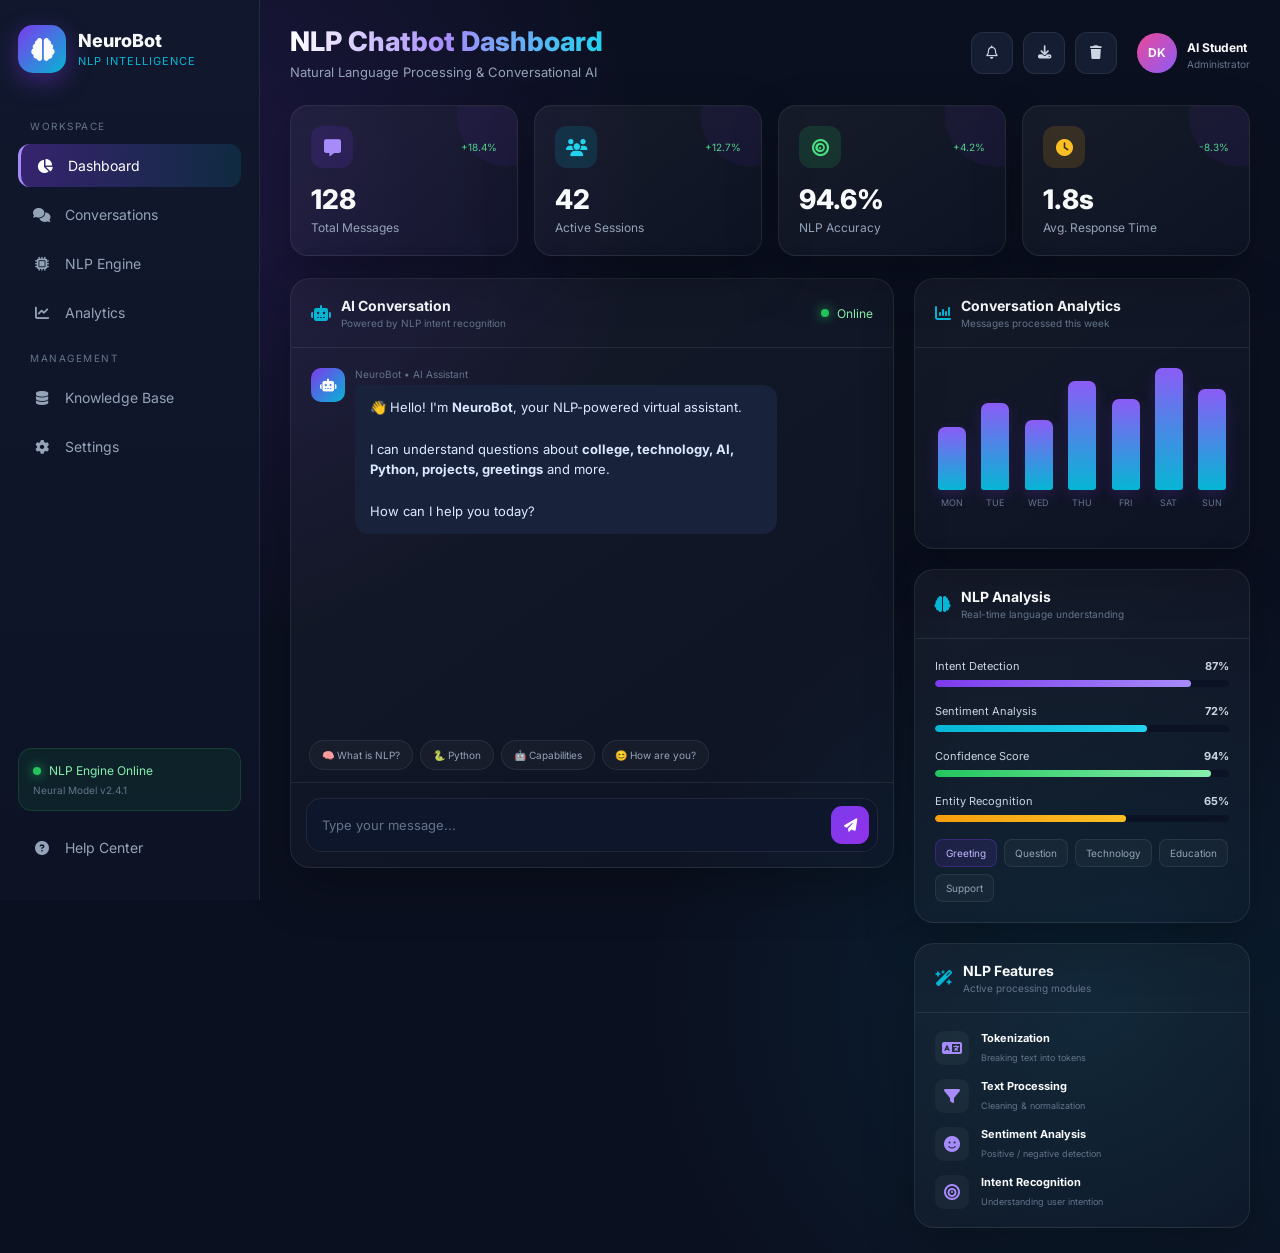
<file: LAB/html/index.html>
<!DOCTYPE html>
<html lang="en">

<head>
    <meta charset="UTF-8">
    <meta name="viewport" content="width=device-width, initial-scale=1.0">

    <title>NeuroBot AI | NLP Chatbot Dashboard</title>

    <!-- Google Font -->
    <link rel="preconnect" href="https://fonts.googleapis.com">
    <link rel="preconnect" href="https://fonts.gstatic.com" crossorigin>
    <link href="https://fonts.googleapis.com/css2?family=Inter:wght@400;500;600;700;800&display=swap" rel="stylesheet">
    <link rel="stylesheet" href="style.css">
    <script src="script.js"></script>

    <!-- Font Awesome -->
    <link rel="stylesheet" href="https://cdnjs.cloudflare.com/ajax/libs/font-awesome/6.5.2/css/all.min.css">

    <style>
        /* =========================================
           GLOBAL
        ========================================= */
        
        * {
            margin: 0;
            padding: 0;
            box-sizing: border-box;
        }
        
         :root {
            --bg-main: #0b1020;
            --bg-sidebar: #10172a;
            --bg-card: #151d33;
            --bg-card-light: #1b2540;
            --primary: #7c3aed;
            --primary-light: #a78bfa;
            --secondary: #06b6d4;
            --success: #22c55e;
            --warning: #f59e0b;
            --danger: #ef4444;
            --pink: #ec4899;
            --text-main: #f8fafc;
            --text-secondary: #94a3b8;
            --border: rgba(255, 255, 255, 0.08);
            --shadow: 0 20px 50px rgba(0, 0, 0, 0.25);
        }
        
        body {
            font-family: "Inter", sans-serif;
            background: radial-gradient( circle at 15% 15%, rgba(124, 58, 237, 0.15), transparent 30%), radial-gradient( circle at 85% 80%, rgba(6, 182, 212, 0.10), transparent 30%), var(--bg-main);
            color: var(--text-main);
            min-height: 100vh;
            overflow-x: hidden;
        }
        
        button,
        input {
            font-family: inherit;
        }
        
        button {
            cursor: pointer;
        }
        /* =========================================
           MAIN LAYOUT
        ========================================= */
        
        .app {
            display: flex;
            min-height: 100vh;
        }
        /* =========================================
           SIDEBAR
        ========================================= */
        
        .sidebar {
            width: 260px;
            background: linear-gradient( 180deg, #11182d, #0d1325);
            border-right: 1px solid var(--border);
            padding: 25px 18px;
            display: flex;
            flex-direction: column;
            position: fixed;
            left: 0;
            top: 0;
            bottom: 0;
            z-index: 100;
        }
        
        .brand {
            display: flex;
            align-items: center;
            gap: 12px;
            margin-bottom: 35px;
        }
        
        .logo {
            width: 48px;
            height: 48px;
            border-radius: 15px;
            display: flex;
            align-items: center;
            justify-content: center;
            font-size: 23px;
            background: linear-gradient( 135deg, var(--primary), var(--secondary));
            box-shadow: 0 8px 25px rgba(124, 58, 237, 0.4);
        }
        
        .brand h2 {
            font-size: 18px;
            font-weight: 800;
        }
        
        .brand span {
            font-size: 11px;
            color: var(--secondary);
            letter-spacing: 1px;
        }
        /* Navigation */
        
        .nav-title {
            font-size: 10px;
            color: #64748b;
            text-transform: uppercase;
            letter-spacing: 1.5px;
            margin: 12px 12px;
        }
        
        .nav-item {
            display: flex;
            align-items: center;
            gap: 13px;
            padding: 13px 14px;
            color: var(--text-secondary);
            border-radius: 12px;
            margin-bottom: 6px;
            transition: 0.3s;
            font-size: 14px;
        }
        
        .nav-item:hover {
            background: rgba(124, 58, 237, 0.12);
            color: white;
        }
        
        .nav-item.active {
            background: linear-gradient( 90deg, rgba(124, 58, 237, 0.35), rgba(6, 182, 212, 0.12));
            color: white;
            border-left: 3px solid var(--primary-light);
        }
        
        .nav-item i {
            width: 20px;
            text-align: center;
        }
        /* Sidebar bottom */
        
        .sidebar-bottom {
            margin-top: auto;
        }
        
        .status-box {
            background: rgba(34, 197, 94, 0.08);
            border: 1px solid rgba(34, 197, 94, 0.18);
            padding: 14px;
            border-radius: 14px;
            margin-bottom: 15px;
        }
        
        .status {
            display: flex;
            align-items: center;
            gap: 8px;
            font-size: 12px;
            color: #86efac;
        }
        
        .online-dot {
            width: 8px;
            height: 8px;
            background: var(--success);
            border-radius: 50%;
            box-shadow: 0 0 12px var(--success);
        }
        
        .version {
            color: #64748b;
            font-size: 10px;
            margin-top: 6px;
        }
        /* =========================================
           MAIN CONTENT
        ========================================= */
        
        .main {
            margin-left: 260px;
            width: calc(100% - 260px);
            padding: 25px 30px;
        }
        /* =========================================
           TOP HEADER
        ========================================= */
        
        .topbar {
            display: flex;
            align-items: center;
            justify-content: space-between;
            margin-bottom: 25px;
        }
        
        .page-title h1 {
            font-size: 27px;
            font-weight: 800;
            background: linear-gradient( 90deg, #ffffff, #a78bfa, #22d3ee);
            -webkit-background-clip: text;
            -webkit-text-fill-color: transparent;
        }
        
        .page-title p {
            margin-top: 6px;
            font-size: 13px;
            color: var(--text-secondary);
        }
        
        .header-actions {
            display: flex;
            align-items: center;
            gap: 10px;
        }
        
        .icon-btn {
            width: 42px;
            height: 42px;
            border: 1px solid var(--border);
            background: var(--bg-card);
            color: #cbd5e1;
            border-radius: 12px;
            display: flex;
            align-items: center;
            justify-content: center;
            transition: 0.3s;
        }
        
        .icon-btn:hover {
            color: white;
            background: var(--bg-card-light);
            transform: translateY(-2px);
        }
        
        .profile {
            display: flex;
            align-items: center;
            gap: 10px;
            margin-left: 10px;
        }
        
        .profile-avatar {
            width: 40px;
            height: 40px;
            border-radius: 50%;
            display: flex;
            align-items: center;
            justify-content: center;
            background: linear-gradient( 135deg, #ec4899, #8b5cf6);
            font-weight: 700;
        }
        
        .profile-info strong {
            font-size: 12px;
        }
        
        .profile-info span {
            display: block;
            color: #64748b;
            font-size: 10px;
            margin-top: 2px;
        }
        /* =========================================
           STAT CARDS
        ========================================= */
        
        .stats {
            display: grid;
            grid-template-columns: repeat(4, 1fr);
            gap: 16px;
            margin-bottom: 22px;
        }
        
        .stat-card {
            background: linear-gradient( 145deg, rgba(255, 255, 255, 0.05), rgba(255, 255, 255, 0.015));
            border: 1px solid var(--border);
            border-radius: 18px;
            padding: 20px;
            position: relative;
            overflow: hidden;
            box-shadow: var(--shadow);
            transition: 0.3s;
        }
        
        .stat-card:hover {
            transform: translateY(-4px);
            border-color: rgba(167, 139, 250, 0.3);
        }
        
        .stat-card::after {
            content: "";
            position: absolute;
            width: 100px;
            height: 100px;
            border-radius: 50%;
            right: -40px;
            top: -40px;
            background: var(--primary);
            opacity: 0.07;
        }
        
        .stat-top {
            display: flex;
            justify-content: space-between;
            align-items: center;
        }
        
        .stat-icon {
            width: 42px;
            height: 42px;
            border-radius: 12px;
            display: flex;
            align-items: center;
            justify-content: center;
            font-size: 17px;
        }
        
        .purple {
            background: rgba(124, 58, 237, 0.15);
            color: #a78bfa;
        }
        
        .cyan {
            background: rgba(6, 182, 212, 0.15);
            color: #22d3ee;
        }
        
        .green {
            background: rgba(34, 197, 94, 0.15);
            color: #4ade80;
        }
        
        .orange {
            background: rgba(245, 158, 11, 0.15);
            color: #fbbf24;
        }
        
        .stat-number {
            font-size: 27px;
            font-weight: 800;
            margin-top: 15px;
        }
        
        .stat-label {
            font-size: 12px;
            color: var(--text-secondary);
            margin-top: 4px;
        }
        
        .growth {
            font-size: 10px;
            color: #4ade80;
        }
        /* =========================================
           DASHBOARD GRID
        ========================================= */
        
        .dashboard-grid {
            display: grid;
            grid-template-columns: 1.8fr 1fr;
            gap: 20px;
        }
        
        .card {
            background: linear-gradient( 145deg, rgba(255, 255, 255, 0.045), rgba(255, 255, 255, 0.015));
            border: 1px solid var(--border);
            border-radius: 20px;
            box-shadow: var(--shadow);
            overflow: hidden;
        }
        
        .card-header {
            display: flex;
            align-items: center;
            justify-content: space-between;
            padding: 18px 20px;
            border-bottom: 1px solid var(--border);
        }
        
        .card-title {
            display: flex;
            align-items: center;
            gap: 10px;
        }
        
        .card-title i {
            color: var(--secondary);
        }
        
        .card-title h3 {
            font-size: 14px;
        }
        
        .card-title p {
            font-size: 10px;
            color: #64748b;
            margin-top: 3px;
        }
        /* =========================================
           CHAT
        ========================================= */
        
        .chat-card {
            height: 590px;
            display: flex;
            flex-direction: column;
        }
        
        .chat-body {
            flex: 1;
            padding: 20px;
            overflow-y: auto;
            scroll-behavior: smooth;
        }
        
        .chat-body::-webkit-scrollbar {
            width: 5px;
        }
        
        .chat-body::-webkit-scrollbar-thumb {
            background: #334155;
            border-radius: 10px;
        }
        /* Bot message */
        
        .message {
            display: flex;
            gap: 10px;
            margin-bottom: 18px;
            animation: messageIn 0.3s ease;
        }
        
        @keyframes messageIn {
            from {
                opacity: 0;
                transform: translateY(8px);
            }
            to {
                opacity: 1;
                transform: translateY(0);
            }
        }
        
        .message.user {
            flex-direction: row-reverse;
        }
        
        .message-avatar {
            width: 34px;
            height: 34px;
            flex-shrink: 0;
            border-radius: 10px;
            display: flex;
            align-items: center;
            justify-content: center;
            font-size: 13px;
        }
        
        .bot-avatar {
            background: linear-gradient( 135deg, var(--primary), var(--secondary));
        }
        
        .user-avatar {
            background: linear-gradient( 135deg, #ec4899, #f97316);
        }
        
        .message-content {
            max-width: 75%;
        }
        
        .message-name {
            font-size: 10px;
            color: #64748b;
            margin-bottom: 5px;
        }
        
        .message.user .message-name {
            text-align: right;
        }
        
        .bubble {
            padding: 12px 15px;
            border-radius: 14px;
            font-size: 13px;
            line-height: 1.6;
        }
        
        .bot .bubble {
            background: #18223b;
            border-top-left-radius: 4px;
            color: #dbeafe;
        }
        
        .user .bubble {
            background: linear-gradient( 135deg, #6d28d9, #7c3aed);
            border-top-right-radius: 4px;
            color: white;
        }
        /* =========================================
           TYPING
        ========================================= */
        
        .typing {
            display: none;
            align-items: center;
            gap: 5px;
            padding: 10px 15px;
            width: fit-content;
            background: #18223b;
            border-radius: 12px;
        }
        
        .typing span {
            width: 6px;
            height: 6px;
            background: #94a3b8;
            border-radius: 50%;
            animation: typing 1s infinite;
        }
        
        .typing span:nth-child(2) {
            animation-delay: 0.2s;
        }
        
        .typing span:nth-child(3) {
            animation-delay: 0.4s;
        }
        
        @keyframes typing {
            0%,
            60%,
            100% {
                transform: translateY(0);
            }
            30% {
                transform: translateY(-5px);
            }
        }
        /* =========================================
           SUGGESTIONS
        ========================================= */
        
        .suggestions {
            display: flex;
            gap: 7px;
            padding: 0 18px 12px;
            overflow-x: auto;
        }
        
        .suggestion {
            white-space: nowrap;
            padding: 8px 12px;
            border-radius: 20px;
            border: 1px solid var(--border);
            background: rgba(255, 255, 255, 0.03);
            color: #94a3b8;
            font-size: 10px;
            transition: 0.3s;
        }
        
        .suggestion:hover {
            color: white;
            background: rgba(124, 58, 237, 0.2);
            border-color: rgba(124, 58, 237, 0.4);
        }
        /* =========================================
           CHAT INPUT
        ========================================= */
        
        .chat-input-area {
            padding: 15px;
            border-top: 1px solid var(--border);
        }
        
        .input-wrapper {
            display: flex;
            align-items: center;
            gap: 8px;
            background: #0e162b;
            border: 1px solid var(--border);
            border-radius: 15px;
            padding: 7px 8px 7px 15px;
            transition: 0.3s;
        }
        
        .input-wrapper:focus-within {
            border-color: rgba(124, 58, 237, 0.6);
            box-shadow: 0 0 0 3px rgba(124, 58, 237, 0.08);
        }
        
        #messageInput {
            flex: 1;
            background: transparent;
            border: none;
            outline: none;
            color: white;
            font-size: 13px;
        }
        
        #messageInput::placeholder {
            color: #64748b;
        }
        
        .send-btn {
            width: 38px;
            height: 38px;
            border: none;
            border-radius: 11px;
            background: linear-gradient( 135deg, var(--primary), #9333ea);
            color: white;
            transition: 0.3s;
        }
        
        .send-btn:hover {
            transform: scale(1.05);
            box-shadow: 0 6px 20px rgba(124, 58, 237, 0.4);
        }
        /* =========================================
           RIGHT PANEL
        ========================================= */
        
        .right-column {
            display: flex;
            flex-direction: column;
            gap: 20px;
        }
        
        .analytics-card {
            padding-bottom: 20px;
        }
        
        .chart {
            height: 180px;
            padding: 20px;
            display: flex;
            align-items: flex-end;
            gap: 10px;
        }
        
        .bar-wrapper {
            flex: 1;
            height: 100%;
            display: flex;
            flex-direction: column;
            justify-content: flex-end;
            align-items: center;
            gap: 7px;
        }
        
        .bar {
            width: 100%;
            max-width: 28px;
            border-radius: 7px 7px 3px 3px;
            background: linear-gradient( 180deg, #8b5cf6, #06b6d4);
            box-shadow: 0 5px 15px rgba(124, 58, 237, 0.2);
            transition: 0.5s;
        }
        
        .bar:hover {
            filter: brightness(1.3);
        }
        
        .day {
            color: #64748b;
            font-size: 9px;
        }
        /* =========================================
           NLP ANALYSIS
        ========================================= */
        
        .nlp-card {
            padding: 20px;
        }
        
        .nlp-item {
            margin-bottom: 17px;
        }
        
        .nlp-label {
            display: flex;
            justify-content: space-between;
            font-size: 11px;
            margin-bottom: 7px;
            color: #cbd5e1;
        }
        
        .progress {
            height: 7px;
            background: #0b1224;
            border-radius: 10px;
            overflow: hidden;
        }
        
        .progress-bar {
            height: 100%;
            border-radius: 10px;
            transition: width 0.6s ease;
        }
        
        .intent-bar {
            width: 87%;
            background: linear-gradient( 90deg, #7c3aed, #a78bfa);
        }
        
        .sentiment-bar {
            width: 72%;
            background: linear-gradient( 90deg, #06b6d4, #22d3ee);
        }
        
        .confidence-bar {
            width: 94%;
            background: linear-gradient( 90deg, #22c55e, #86efac);
        }
        
        .entity-bar {
            width: 65%;
            background: linear-gradient( 90deg, #f59e0b, #fbbf24);
        }
        /* =========================================
           INTENT TAGS
        ========================================= */
        
        .intent-list {
            display: flex;
            flex-wrap: wrap;
            gap: 7px;
            margin-top: 15px;
        }
        
        .tag {
            padding: 7px 10px;
            border-radius: 8px;
            font-size: 10px;
            border: 1px solid var(--border);
            background: rgba(255, 255, 255, 0.03);
            color: #94a3b8;
        }
        
        .tag.active {
            color: #c4b5fd;
            background: rgba(124, 58, 237, 0.12);
            border-color: rgba(124, 58, 237, 0.3);
        }
        /* =========================================
           FEATURES
        ========================================= */
        
        .feature-list {
            padding: 18px 20px;
        }
        
        .feature {
            display: flex;
            align-items: center;
            gap: 12px;
            margin-bottom: 14px;
        }
        
        .feature:last-child {
            margin-bottom: 0;
        }
        
        .feature-icon {
            width: 34px;
            height: 34px;
            border-radius: 9px;
            display: flex;
            align-items: center;
            justify-content: center;
            background: rgba(255, 255, 255, 0.04);
            color: #a78bfa;
        }
        
        .feature-text strong {
            display: block;
            font-size: 11px;
        }
        
        .feature-text span {
            font-size: 9px;
            color: #64748b;
        }
        /* =========================================
           TOAST
        ========================================= */
        
        .toast {
            position: fixed;
            right: 25px;
            bottom: 25px;
            background: #18223b;
            border: 1px solid var(--border);
            padding: 13px 17px;
            border-radius: 12px;
            box-shadow: var(--shadow);
            font-size: 12px;
            transform: translateY(100px);
            opacity: 0;
            transition: 0.4s;
            z-index: 1000;
        }
        
        .toast.show {
            transform: translateY(0);
            opacity: 1;
        }
        /* =========================================
           RESPONSIVE
        ========================================= */
        
        @media (max-width: 1100px) {
            .stats {
                grid-template-columns: repeat(2, 1fr);
            }
            .dashboard-grid {
                grid-template-columns: 1fr;
            }
        }
        
        @media (max-width: 800px) {
            .sidebar {
                width: 75px;
                padding: 20px 10px;
            }
            .brand-text,
            .nav-item span,
            .nav-title,
            .status-box,
            .version {
                display: none;
            }
            .brand {
                justify-content: center;
            }
            .nav-item {
                justify-content: center;
            }
            .main {
                margin-left: 75px;
                width: calc(100% - 75px);
                padding: 20px;
            }
            .profile-info {
                display: none;
            }
        }
        
        @media (max-width: 600px) {
            .stats {
                grid-template-columns: 1fr;
            }
            .main {
                padding: 15px;
            }
            .page-title h1 {
                font-size: 20px;
            }
            .header-actions .icon-btn {
                display: none;
            }
            .chat-card {
                height: 600px;
            }
        }
    </style>
</head>


<body>

    <div class="app">


        <!-- =========================================
         SIDEBAR
    ========================================== -->

        <aside class="sidebar">

            <div class="brand">

                <div class="logo">
                    <i class="fa-solid fa-brain"></i>
                </div>

                <div class="brand-text">
                    <h2>NeuroBot</h2>
                    <span>NLP INTELLIGENCE</span>
                </div>

            </div>


            <div class="nav-title">
                Workspace
            </div>

            <div class="nav-item active">
                <i class="fa-solid fa-chart-pie"></i>
                <span>Dashboard</span>
            </div>

            <div class="nav-item">
                <i class="fa-solid fa-comments"></i>
                <span>Conversations</span>
            </div>

            <div class="nav-item">
                <i class="fa-solid fa-microchip"></i>
                <span>NLP Engine</span>
            </div>

            <div class="nav-item">
                <i class="fa-solid fa-chart-line"></i>
                <span>Analytics</span>
            </div>


            <div class="nav-title">
                Management
            </div>

            <div class="nav-item">
                <i class="fa-solid fa-database"></i>
                <span>Knowledge Base</span>
            </div>

            <div class="nav-item">
                <i class="fa-solid fa-gear"></i>
                <span>Settings</span>
            </div>


            <div class="sidebar-bottom">

                <div class="status-box">

                    <div class="status">
                        <span class="online-dot"></span> NLP Engine Online
                    </div>

                    <div class="version">
                        Neural Model v2.4.1
                    </div>

                </div>

                <div class="nav-item">

                    <i class="fa-solid fa-circle-question"></i>

                    <span>
                    Help Center
                </span>

                </div>

            </div>

        </aside>



        <!-- =========================================
         MAIN
    ========================================== -->

        <main class="main">


            <!-- TOP BAR -->

            <header class="topbar">

                <div class="page-title">

                    <h1>NLP Chatbot Dashboard</h1>

                    <p>
                        Natural Language Processing & Conversational AI
                    </p>

                </div>


                <div class="header-actions">

                    <button class="icon-btn" onclick="showToast('No new notifications')" title="Notifications">
                    <i class="fa-regular fa-bell"></i>
                </button>

                    <button class="icon-btn" onclick="exportChat()" title="Export Chat">
                    <i class="fa-solid fa-download"></i>
                </button>

                    <button class="icon-btn" onclick="clearChat()" title="Clear Chat">
                    <i class="fa-solid fa-trash"></i>
                </button>


                    <div class="profile">

                        <div class="profile-avatar">
                            DK
                        </div>

                        <div class="profile-info">

                            <strong>
                            AI Student
                        </strong>

                            <span>
                            Administrator
                        </span>

                        </div>

                    </div>

                </div>

            </header>



            <!-- =========================================
             STATISTICS
        ========================================== -->

            <section class="stats">


                <div class="stat-card">

                    <div class="stat-top">

                        <div class="stat-icon purple">
                            <i class="fa-solid fa-message"></i>
                        </div>

                        <span class="growth">
                        +18.4%
                    </span>

                    </div>

                    <div class="stat-number" id="totalMessages">
                        128
                    </div>

                    <div class="stat-label">
                        Total Messages
                    </div>

                </div>



                <div class="stat-card">

                    <div class="stat-top">

                        <div class="stat-icon cyan">
                            <i class="fa-solid fa-users"></i>
                        </div>

                        <span class="growth">
                        +12.7%
                    </span>

                    </div>

                    <div class="stat-number">
                        42
                    </div>

                    <div class="stat-label">
                        Active Sessions
                    </div>

                </div>



                <div class="stat-card">

                    <div class="stat-top">

                        <div class="stat-icon green">
                            <i class="fa-solid fa-bullseye"></i>
                        </div>

                        <span class="growth">
                        +4.2%
                    </span>

                    </div>

                    <div class="stat-number">
                        94.6%
                    </div>

                    <div class="stat-label">
                        NLP Accuracy
                    </div>

                </div>



                <div class="stat-card">

                    <div class="stat-top">

                        <div class="stat-icon orange">
                            <i class="fa-solid fa-clock"></i>
                        </div>

                        <span class="growth">
                        -8.3%
                    </span>

                    </div>

                    <div class="stat-number">
                        1.8s
                    </div>

                    <div class="stat-label">
                        Avg. Response Time
                    </div>

                </div>

            </section>



            <!-- =========================================
             DASHBOARD GRID
        ========================================== -->

            <section class="dashboard-grid">


                <!-- =====================================
                 CHATBOT
            ====================================== -->

                <div class="card chat-card">


                    <div class="card-header">

                        <div class="card-title">

                            <i class="fa-solid fa-robot"></i>

                            <div>

                                <h3>
                                    AI Conversation
                                </h3>

                                <p>
                                    Powered by NLP intent recognition
                                </p>

                            </div>

                        </div>


                        <div class="status">

                            <span class="online-dot"></span> Online

                        </div>

                    </div>



                    <!-- CHAT MESSAGES -->

                    <div class="chat-body" id="chatBody">


                        <div class="message bot">

                            <div class="message-avatar bot-avatar">
                                <i class="fa-solid fa-robot"></i>
                            </div>

                            <div class="message-content">

                                <div class="message-name">
                                    NeuroBot • AI Assistant
                                </div>

                                <div class="bubble">

                                    👋 Hello! I'm <b>NeuroBot</b>, your NLP-powered virtual assistant.

                                    <br><br> I can understand questions about
                                    <b>college, technology, AI, Python,
                                projects, greetings</b> and more.

                                    <br><br> How can I help you today?

                                </div>

                            </div>

                        </div>


                    </div>



                    <!-- TYPING INDICATOR -->

                    <div class="message" id="typingMessage" style="display:none;">

                        <div class="message-avatar bot-avatar">

                            <i class="fa-solid fa-robot"></i>

                        </div>

                        <div class="typing">

                            <span></span>
                            <span></span>
                            <span></span>

                        </div>

                    </div>



                    <!-- QUICK SUGGESTIONS -->

                    <div class="suggestions">

                        <button class="suggestion" onclick="quickMessage('What is NLP?')">
                        🧠 What is NLP?
                    </button>

                        <button class="suggestion" onclick="quickMessage('Tell me about Python')">
                        🐍 Python
                    </button>

                        <button class="suggestion" onclick="quickMessage('What can you do?')">
                        🤖 Capabilities
                    </button>

                        <button class="suggestion" onclick="quickMessage('How are you?')">
                        😊 How are you?
                    </button>

                    </div>



                    <!-- INPUT -->

                    <div class="chat-input-area">

                        <div class="input-wrapper">

                            <input type="text" id="messageInput" placeholder="Type your message..." autocomplete="off">

                            <button class="send-btn" onclick="sendMessage()">
                            <i class="fa-solid fa-paper-plane"></i>
                        </button>

                        </div>

                    </div>

                </div>



                <!-- =====================================
                 RIGHT COLUMN
            ====================================== -->

                <div class="right-column">


                    <!-- ANALYTICS -->

                    <div class="card analytics-card">

                        <div class="card-header">

                            <div class="card-title">

                                <i class="fa-solid fa-chart-column"></i>

                                <div>

                                    <h3>
                                        Conversation Analytics
                                    </h3>

                                    <p>
                                        Messages processed this week
                                    </p>

                                </div>

                            </div>

                        </div>


                        <div class="chart">

                            <div class="bar-wrapper">
                                <div class="bar" style="height:45%"></div>
                                <span class="day">MON</span>
                            </div>

                            <div class="bar-wrapper">
                                <div class="bar" style="height:62%"></div>
                                <span class="day">TUE</span>
                            </div>

                            <div class="bar-wrapper">
                                <div class="bar" style="height:50%"></div>
                                <span class="day">WED</span>
                            </div>

                            <div class="bar-wrapper">
                                <div class="bar" style="height:78%"></div>
                                <span class="day">THU</span>
                            </div>

                            <div class="bar-wrapper">
                                <div class="bar" style="height:65%"></div>
                                <span class="day">FRI</span>
                            </div>

                            <div class="bar-wrapper">
                                <div class="bar" style="height:88%"></div>
                                <span class="day">SAT</span>
                            </div>

                            <div class="bar-wrapper">
                                <div class="bar" style="height:72%"></div>
                                <span class="day">SUN</span>
                            </div>

                        </div>

                    </div>



                    <!-- NLP ANALYSIS -->

                    <div class="card">

                        <div class="card-header">

                            <div class="card-title">

                                <i class="fa-solid fa-brain"></i>

                                <div>

                                    <h3>
                                        NLP Analysis
                                    </h3>

                                    <p>
                                        Real-time language understanding
                                    </p>

                                </div>

                            </div>

                        </div>


                        <div class="nlp-card">


                            <div class="nlp-item">

                                <div class="nlp-label">

                                    <span>
                                    Intent Detection
                                </span>

                                    <strong>
                                    87%
                                </strong>

                                </div>

                                <div class="progress">

                                    <div class="progress-bar intent-bar"></div>

                                </div>

                            </div>



                            <div class="nlp-item">

                                <div class="nlp-label">

                                    <span>
                                    Sentiment Analysis
                                </span>

                                    <strong>
                                    72%
                                </strong>

                                </div>

                                <div class="progress">

                                    <div class="progress-bar sentiment-bar"></div>

                                </div>

                            </div>



                            <div class="nlp-item">

                                <div class="nlp-label">

                                    <span>
                                    Confidence Score
                                </span>

                                    <strong>
                                    94%
                                </strong>

                                </div>

                                <div class="progress">

                                    <div class="progress-bar confidence-bar"></div>

                                </div>

                            </div>



                            <div class="nlp-item">

                                <div class="nlp-label">

                                    <span>
                                    Entity Recognition
                                </span>

                                    <strong>
                                    65%
                                </strong>

                                </div>

                                <div class="progress">

                                    <div class="progress-bar entity-bar"></div>

                                </div>

                            </div>



                            <div class="intent-list">

                                <span class="tag active">
                                Greeting
                            </span>

                                <span class="tag">
                                Question
                            </span>

                                <span class="tag">
                                Technology
                            </span>

                                <span class="tag">
                                Education
                            </span>

                                <span class="tag">
                                Support
                            </span>

                            </div>

                        </div>

                    </div>



                    <!-- FEATURES -->

                    <div class="card">

                        <div class="card-header">

                            <div class="card-title">

                                <i class="fa-solid fa-wand-magic-sparkles"></i>

                                <div>

                                    <h3>
                                        NLP Features
                                    </h3>

                                    <p>
                                        Active processing modules
                                    </p>

                                </div>

                            </div>

                        </div>


                        <div class="feature-list">


                            <div class="feature">

                                <div class="feature-icon">
                                    <i class="fa-solid fa-language"></i>
                                </div>

                                <div class="feature-text">

                                    <strong>
                                    Tokenization
                                </strong>

                                    <span>
                                    Breaking text into tokens
                                </span>

                                </div>

                            </div>



                            <div class="feature">

                                <div class="feature-icon">
                                    <i class="fa-solid fa-filter"></i>
                                </div>

                                <div class="feature-text">

                                    <strong>
                                    Text Processing
                                </strong>

                                    <span>
                                    Cleaning & normalization
                                </span>

                                </div>

                            </div>



                            <div class="feature">

                                <div class="feature-icon">
                                    <i class="fa-solid fa-face-smile"></i>
                                </div>

                                <div class="feature-text">

                                    <strong>
                                    Sentiment Analysis
                                </strong>

                                    <span>
                                    Positive / negative detection
                                </span>

                                </div>

                            </div>



                            <div class="feature">

                                <div class="feature-icon">
                                    <i class="fa-solid fa-bullseye"></i>
                                </div>

                                <div class="feature-text">

                                    <strong>
                                    Intent Recognition
                                </strong>

                                    <span>
                                    Understanding user intention
                                </span>

                                </div>

                            </div>

                        </div>

                    </div>

                </div>

            </section>

        </main>

    </div>



    <!-- TOAST -->

    <div class="toast" id="toast">
        Action completed
    </div>



    <script>
        /* =========================================
                               GLOBAL VARIABLES
                            ========================================== */

        let messageCount = 128;

        const input =
            document.getElementById("messageInput");

        const chatBody =
            document.getElementById("chatBody");

        const totalMessages =
            document.getElementById("totalMessages");


        /* =========================================
           NLP KNOWLEDGE BASE
        ========================================== */

        const intents = {

            greeting: {
                keywords: [
                    "hello",
                    "hi",
                    "hey",
                    "good morning",
                    "good afternoon",
                    "good evening",
                    "hai"
                ],

                responses: [
                    "Hello! 👋 How can I help you today?",
                    "Hi there! 🤖 What would you like to know?",
                    "Hey! Great to see you. How can I assist?"
                ]
            },


            nlp: {
                keywords: [
                    "what is nlp",
                    "nlp",
                    "natural language processing",
                    "language processing"
                ],

                responses: [
                    "🧠 NLP stands for Natural Language Processing. It is a branch of Artificial Intelligence that enables computers to understand, process and generate human language.",
                    "NLP allows computers to work with human language. Common applications include chatbots, sentiment analysis, translation, speech recognition and text classification."
                ]
            },


            python: {
                keywords: [
                    "python",
                    "python language",
                    "learn python"
                ],

                responses: [
                    "🐍 Python is a high-level programming language known for its simple syntax. It is widely used in AI, Data Science, Machine Learning, Web Development and Automation.",
                    "Python is especially popular in NLP because libraries such as NLTK, spaCy, Transformers and scikit-learn provide powerful text-processing capabilities."
                ]
            },


            ai: {
                keywords: [
                    "artificial intelligence",
                    "what is ai",
                    "ai",
                    "machine intelligence"
                ],

                responses: [
                    "🤖 Artificial Intelligence is the field of computer science focused on creating systems that can perform tasks requiring human-like intelligence.",
                    "AI includes areas such as Machine Learning, Deep Learning, Natural Language Processing, Computer Vision and Robotics."
                ]
            },


            machinelearning: {
                keywords: [
                    "machine learning",
                    "ml",
                    "what is machine learning"
                ],

                responses: [
                    "📊 Machine Learning is a branch of AI where computers learn patterns from data and use those patterns to make predictions or decisions.",
                    "The three common types of Machine Learning are supervised learning, unsupervised learning and reinforcement learning."
                ]
            },


            project: {
                keywords: [
                    "project",
                    "college project",
                    "mini project",
                    "final year project",
                    "project idea"
                ],

                responses: [
                    "🚀 For an AI & Data Science project, you could build a chatbot, AQI prediction system, sentiment analysis application, recommendation system or smart waste-management system.",
                    "A good NLP project can include intent classification, sentiment analysis, text preprocessing and conversational responses."
                ]
            },


            chatbot: {
                keywords: [
                    "chatbot",
                    "what can you do",
                    "capabilities",
                    "your features"
                ],

                responses: [
                    "🤖 I can perform simple NLP-based intent detection, identify keywords, analyze basic sentiment and generate responses.",
                    "My main capabilities include greetings, NLP explanations, AI topics, Python questions, project suggestions and basic conversational assistance."
                ]
            },


            college: {
                keywords: [
                    "college",
                    "university",
                    "student",
                    "study",
                    "exam",
                    "course"
                ],

                responses: [
                    "🎓 Staying consistent with programming practice, projects and fundamentals can greatly improve your technical skills.",
                    "For an AI & Data Science student, focus on Python, SQL, Statistics, Machine Learning, NLP, Data Structures and practical projects."
                ]
            },


            thanks: {
                keywords: [
                    "thank you",
                    "thanks",
                    "thank",
                    "thx"
                ],

                responses: [
                    "You're welcome! 😊",
                    "Happy to help! 🚀",
                    "Anytime! 🤖"
                ]
            },


            goodbye: {
                keywords: [
                    "bye",
                    "goodbye",
                    "see you",
                    "exit"
                ],

                responses: [
                    "Goodbye! 👋 Have a great day!",
                    "See you later! 🚀 Keep learning!"
                ]
            }

        };


        /* =========================================
           SENTIMENT WORDS
        ========================================== */

        const positiveWords = [
            "good",
            "great",
            "excellent",
            "awesome",
            "happy",
            "love",
            "nice",
            "amazing",
            "best"
        ];

        const negativeWords = [
            "bad",
            "sad",
            "angry",
            "hate",
            "terrible",
            "worst",
            "problem",
            "error",
            "failed"
        ];


        /* =========================================
           TEXT NORMALIZATION
        ========================================== */

        function normalizeText(text) {

            return text
                .toLowerCase()
                .replace(/[^\w\s]/gi, "")
                .replace(/\s+/g, " ")
                .trim();

        }


        /* =========================================
           TOKENIZATION
        ========================================== */

        function tokenize(text) {

            return normalizeText(text)
                .split(" ")
                .filter(word => word.length > 0);

        }


        /* =========================================
           SENTIMENT ANALYSIS
        ========================================== */

        function analyzeSentiment(text) {

            const tokens = tokenize(text);

            let positive = 0;
            let negative = 0;

            tokens.forEach(word => {

                if (positiveWords.includes(word)) {
                    positive++;
                }

                if (negativeWords.includes(word)) {
                    negative++;
                }

            });


            if (positive > negative) {

                return {
                    label: "Positive",
                    score: 85
                };

            }

            if (negative > positive) {

                return {
                    label: "Negative",
                    score: 35
                };

            }

            return {
                label: "Neutral",
                score: 72
            };

        }


        /* =========================================
           INTENT DETECTION
        ========================================== */

        function detectIntent(text) {

            const normalized =
                normalizeText(text);

            let bestIntent = "unknown";
            let bestScore = 0;

            for (
                const [intent, data] of Object.entries(intents)
            ) {

                let score = 0;

                data.keywords.forEach(keyword => {

                    if (
                        normalized.includes(
                            keyword.toLowerCase()
                        )
                    ) {

                        score += keyword.split(" ").length;

                    }

                });


                if (score > bestScore) {

                    bestScore = score;
                    bestIntent = intent;

                }

            }


            return {
                intent: bestIntent,
                confidence: bestScore > 0 ?
                    Math.min(
                        70 + bestScore * 7,
                        98
                    ) : 42
            };

        }


        /* =========================================
           GENERATE RESPONSE
        ========================================== */

        function generateResponse(text) {

            const result =
                detectIntent(text);

            const sentiment =
                analyzeSentiment(text);


            updateNLPPanel(
                result,
                sentiment
            );


            if (
                result.intent === "unknown"
            ) {

                return `
                🤔 I'm still learning.

                I understood your message, but
                I don't have a specific response
                for that topic yet.

                Try asking me about
                <b>NLP, AI, Python, Machine Learning,
                chatbots or college projects</b>.
            `;

            }


            const responses =
                intents[result.intent].responses;

            return responses[
                Math.floor(
                    Math.random() *
                    responses.length
                )
            ];

        }


        /* =========================================
           ADD MESSAGE TO CHAT
        ========================================== */

        function addMessage(
            text,
            sender
        ) {

            const message =
                document.createElement("div");

            message.className =
                `message ${sender}`;


            const avatar =
                document.createElement("div");

            avatar.className =
                `message-avatar ${
                sender === "bot"
                    ? "bot-avatar"
                    : "user-avatar"
            }`;

            avatar.innerHTML =
                sender === "bot" ?
                '<i class="fa-solid fa-robot"></i>' :
                '<i class="fa-solid fa-user"></i>';


            const content =
                document.createElement("div");

            content.className =
                "message-content";


            const name =
                document.createElement("div");

            name.className =
                "message-name";

            name.textContent =
                sender === "bot" ?
                "NeuroBot • AI Assistant" :
                "You";


            const bubble =
                document.createElement("div");

            bubble.className =
                "bubble";

            bubble.innerHTML = text;


            content.appendChild(name);

            content.appendChild(bubble);

            message.appendChild(avatar);

            message.appendChild(content);

            chatBody.appendChild(message);


            chatBody.scrollTop =
                chatBody.scrollHeight;

        }


        /* =========================================
           SEND MESSAGE
        ========================================== */

        function sendMessage() {

            const text =
                input.value.trim();


            if (!text) {

                showToast(
                    "Please type a message"
                );

                return;

            }


            addMessage(
                escapeHTML(text),
                "user"
            );


            input.value = "";


            messageCount++;

            totalMessages.textContent =
                messageCount;


            showTyping();


            setTimeout(() => {

                hideTyping();


                const response =
                    generateResponse(text);


                addMessage(
                    response,
                    "bot"
                );


                messageCount++;

                totalMessages.textContent =
                    messageCount;

            }, 900);

        }


        /* =========================================
           ENTER KEY
        ========================================== */

        input.addEventListener(
            "keydown",
            function(event) {

                if (
                    event.key === "Enter"
                ) {

                    sendMessage();

                }

            }
        );


        /* =========================================
           QUICK MESSAGE
        ========================================== */

        function quickMessage(text) {

            input.value = text;

            sendMessage();

        }


        /* =========================================
           TYPING
        ========================================== */

        function showTyping() {

            const typing =
                document.getElementById(
                    "typingMessage"
                );

            typing.style.display =
                "flex";

            chatBody.scrollTop =
                chatBody.scrollHeight;

        }


        function hideTyping() {

            const typing =
                document.getElementById(
                    "typingMessage"
                );

            typing.style.display =
                "none";

        }


        /* =========================================
           UPDATE NLP ANALYSIS
        ========================================== */

        function updateNLPPanel(
            intentData,
            sentimentData
        ) {

            const bars =
                document.querySelectorAll(
                    ".progress-bar"
                );


            if (bars.length >= 4) {

                bars[0].style.width =
                    intentData.confidence + "%";

                bars[1].style.width =
                    sentimentData.score + "%";

                bars[2].style.width =
                    Math.min(
                        intentData.confidence + 5,
                        99
                    ) + "%";

                bars[3].style.width =
                    "68%";

            }


            const labels =
                document.querySelectorAll(
                    ".nlp-label strong"
                );


            if (labels.length >= 3) {

                labels[0].textContent =
                    intentData.confidence + "%";

                labels[1].textContent =
                    sentimentData.score + "%";

                labels[2].textContent =
                    Math.min(
                        intentData.confidence + 5,
                        99
                    ) + "%";

            }


            const tags =
                document.querySelectorAll(
                    ".tag"
                );


            tags.forEach(tag => {

                tag.classList.remove(
                    "active"
                );

            });


            const intentName =
                intentData.intent
                .charAt(0)
                .toUpperCase() +
                intentData.intent
                .slice(1);


            tags.forEach(tag => {

                if (
                    tag.textContent
                    .trim()
                    .toLowerCase()
                    .includes(
                        intentName.toLowerCase()
                    )
                ) {

                    tag.classList.add(
                        "active"
                    );

                }

            });

        }


        /* =========================================
           CLEAR CHAT
        ========================================== */

        function clearChat() {

            chatBody.innerHTML = "";


            addMessage(
                `
            👋 Chat cleared successfully.

            <br><br>

            I'm ready for a new conversation.
            What would you like to ask?
            `,
                "bot"
            );


            showToast(
                "Conversation cleared"
            );

        }


        /* =========================================
           EXPORT CHAT
        ========================================== */

        function exportChat() {

            const messages =
                document.querySelectorAll(
                    "#chatBody .message"
                );

            let output =
                "NEUROBOT AI - CHAT EXPORT\n";

            output +=
                "===========================\n\n";


            messages.forEach(message => {

                const name =
                    message.querySelector(
                        ".message-name"
                    ) ? .textContent || "";


                const bubble =
                    message.querySelector(
                        ".bubble"
                    ) ? .innerText || "";


                output +=
                    `${name}\n${bubble}\n\n`;

            });


            const blob =
                new Blob(
                    [output], {
                        type: "text/plain"
                    }
                );


            const url =
                URL.createObjectURL(blob);


            const link =
                document.createElement("a");

            link.href = url;

            link.download =
                "neurobot-chat.txt";

            link.click();


            URL.revokeObjectURL(url);


            showToast(
                "Chat exported successfully"
            );

        }


        /* =========================================
           TOAST
        ========================================== */

        function showToast(message) {

            const toast =
                document.getElementById(
                    "toast"
                );

            toast.textContent =
                message;

            toast.classList.add(
                "show"
            );


            setTimeout(() => {

                toast.classList.remove(
                    "show"
                );

            }, 2500);

        }


        /* =========================================
           SECURITY
        ========================================== */

        function escapeHTML(text) {

            const div =
                document.createElement("div");

            div.textContent = text;

            return div.innerHTML;

        }


        /* =========================================
           NAVIGATION EFFECT
        ========================================== */

        document
            .querySelectorAll(".nav-item")
            .forEach(item => {

                item.addEventListener(
                    "click",
                    function() {

                        document
                            .querySelectorAll(
                                ".nav-item"
                            )
                            .forEach(nav => {

                                nav.classList.remove(
                                    "active"
                                );

                            });


                        this.classList.add(
                            "active"
                        );

                        const name =
                            this
                            .querySelector("span") ?
                            .textContent;

                        if (name) {

                            showToast(
                                `${name} selected`
                            );

                        }

                    }
                );

            });


        /* =========================================
           INITIAL MESSAGE
        ========================================== */

        console.log(
            "NeuroBot NLP Engine initialized successfully."
        );
    </script>

</body>

</html>
</file>
<file: LAB/html/style.css>
* {
    margin: 0;
    padding: 0;
    box-sizing: border-box;
}

body {
    font-family: Arial, sans-serif;
    background: #0f172a;
    color: white;
}


/* =========================
   LAYOUT
========================= */

.app {
    display: flex;
    min-height: 100vh;
}


/* =========================
   SIDEBAR
========================= */

.sidebar {
    width: 240px;
    background: #111827;
    padding: 25px 18px;
    border-right: 1px solid #263247;
}

.brand {
    display: flex;
    align-items: center;
    gap: 12px;
    margin-bottom: 35px;
}

.logo {
    width: 45px;
    height: 45px;
    border-radius: 13px;
    display: flex;
    align-items: center;
    justify-content: center;
    background: linear-gradient( 135deg, #7c3aed, #06b6d4);
    font-size: 20px;
}

.brand h2 {
    font-size: 18px;
}

.brand span {
    display: block;
    color: #06b6d4;
    font-size: 9px;
    margin-top: 3px;
}

.nav-title {
    color: #64748b;
    font-size: 10px;
    margin: 20px 10px 10px;
    text-transform: uppercase;
}

.nav-item {
    display: flex;
    align-items: center;
    gap: 12px;
    padding: 13px;
    margin-bottom: 6px;
    border-radius: 10px;
    color: #94a3b8;
    cursor: pointer;
    transition: 0.3s;
}

.nav-item:hover {
    background: #1e293b;
    color: white;
}

.nav-item.active {
    background: linear-gradient( 90deg, #4c1d95, #312e81);
    color: white;
}

.sidebar-bottom {
    margin-top: 100px;
}

.status-box {
    padding: 12px;
    background: #10251c;
    border: 1px solid #166534;
    border-radius: 10px;
}

.status {
    display: flex;
    align-items: center;
    gap: 7px;
    color: #4ade80;
    font-size: 11px;
}

.online-dot {
    width: 8px;
    height: 8px;
    background: #22c55e;
    border-radius: 50%;
}

.version {
    color: #64748b;
    font-size: 9px;
    margin-top: 5px;
}


/* =========================
   MAIN
========================= */

.main {
    flex: 1;
    padding: 25px;
}


/* =========================
   TOP BAR
========================= */

.topbar {
    display: flex;
    justify-content: space-between;
    align-items: center;
    margin-bottom: 25px;
}

.page-title h1 {
    font-size: 27px;
    background: linear-gradient( 90deg, #ffffff, #a78bfa, #22d3ee);
    -webkit-background-clip: text;
    -webkit-text-fill-color: transparent;
}

.page-title p {
    color: #64748b;
    font-size: 12px;
    margin-top: 5px;
}

.header-actions {
    display: flex;
    align-items: center;
    gap: 10px;
}

.icon-btn {
    width: 40px;
    height: 40px;
    border: 1px solid #263247;
    background: #151d33;
    color: #94a3b8;
    border-radius: 10px;
    cursor: pointer;
    transition: 0.3s;
}

.icon-btn:hover {
    background: #25304a;
    color: white;
}

.profile {
    display: flex;
    align-items: center;
    gap: 9px;
    margin-left: 8px;
}

.profile-avatar {
    width: 38px;
    height: 38px;
    border-radius: 50%;
    display: flex;
    align-items: center;
    justify-content: center;
    background: linear-gradient( 135deg, #ec4899, #8b5cf6);
    font-size: 12px;
    font-weight: bold;
}


/* =========================
   STATISTICS
========================= */

.stats {
    display: grid;
    grid-template-columns: repeat(4, 1fr);
    gap: 15px;
    margin-bottom: 20px;
}

.stat-card {
    background: #151d33;
    border: 1px solid #263247;
    padding: 18px;
    border-radius: 15px;
    transition: 0.3s;
}

.stat-card:hover {
    transform: translateY(-3px);
    border-color: #7c3aed;
}

.stat-top {
    display: flex;
    justify-content: space-between;
}

.stat-icon {
    width: 40px;
    height: 40px;
    border-radius: 10px;
    display: flex;
    align-items: center;
    justify-content: center;
}

.purple {
    background: #2e1065;
    color: #a78bfa;
}

.cyan {
    background: #083344;
    color: #22d3ee;
}

.green {
    background: #052e16;
    color: #4ade80;
}

.orange {
    background: #451a03;
    color: #fbbf24;
}

.growth {
    color: #4ade80;
    font-size: 10px;
}

.stat-number {
    font-size: 25px;
    font-weight: bold;
    margin-top: 14px;
}

.stat-label {
    color: #64748b;
    font-size: 11px;
    margin-top: 5px;
}


/* =========================
   DASHBOARD
========================= */

.dashboard-grid {
    display: grid;
    grid-template-columns: 1.7fr 1fr;
    gap: 18px;
}

.card {
    background: #151d33;
    border: 1px solid #263247;
    border-radius: 17px;
    overflow: hidden;
}

.card-header {
    display: flex;
    justify-content: space-between;
    align-items: center;
    padding: 16px 18px;
    border-bottom: 1px solid #263247;
}

.card-title {
    display: flex;
    align-items: center;
    gap: 10px;
}

.card-title i {
    color: #22d3ee;
}

.card-title h3 {
    font-size: 13px;
}

.card-title p {
    color: #64748b;
    font-size: 9px;
    margin-top: 3px;
}


/* =========================
   CHAT
========================= */

.chat-card {
    height: 590px;
    display: flex;
    flex-direction: column;
}

.chat-body {
    flex: 1;
    padding: 18px;
    overflow-y: auto;
}

.message {
    display: flex;
    gap: 9px;
    margin-bottom: 18px;
}

.message.user {
    flex-direction: row-reverse;
}

.message-avatar {
    width: 33px;
    height: 33px;
    flex-shrink: 0;
    display: flex;
    align-items: center;
    justify-content: center;
    border-radius: 9px;
}

.bot-avatar {
    background: linear-gradient( 135deg, #7c3aed, #06b6d4);
}

.user-avatar {
    background: linear-gradient( 135deg, #ec4899, #f97316);
}

.message-content {
    max-width: 75%;
}

.message-name {
    color: #64748b;
    font-size: 9px;
    margin-bottom: 5px;
}

.bubble {
    padding: 11px 14px;
    border-radius: 13px;
    font-size: 12px;
    line-height: 1.6;
}

.bot .bubble {
    background: #1e293b;
    border-top-left-radius: 3px;
}

.user .bubble {
    background: linear-gradient( 135deg, #6d28d9, #7c3aed);
    border-top-right-radius: 3px;
}


/* =========================
   TYPING
========================= */

.typing {
    display: flex;
    gap: 4px;
    background: #1e293b;
    padding: 10px 13px;
    border-radius: 10px;
}

.typing span {
    width: 6px;
    height: 6px;
    background: #94a3b8;
    border-radius: 50%;
    animation: typing 1s infinite;
}

.typing span:nth-child(2) {
    animation-delay: .2s;
}

.typing span:nth-child(3) {
    animation-delay: .4s;
}

@keyframes typing {
    0%,
    60%,
    100% {
        transform: translateY(0);
    }
    30% {
        transform: translateY(-5px);
    }
}


/* =========================
   SUGGESTIONS
========================= */

.suggestions {
    display: flex;
    gap: 7px;
    padding: 0 15px 12px;
    overflow-x: auto;
}

.suggestion {
    white-space: nowrap;
    background: #111827;
    border: 1px solid #263247;
    color: #94a3b8;
    padding: 7px 11px;
    border-radius: 20px;
    font-size: 9px;
    cursor: pointer;
}

.suggestion:hover {
    color: white;
    border-color: #7c3aed;
}


/* =========================
   INPUT
========================= */

.chat-input-area {
    padding: 14px;
    border-top: 1px solid #263247;
}

.input-wrapper {
    display: flex;
    align-items: center;
    background: #0f172a;
    border: 1px solid #263247;
    border-radius: 13px;
    padding: 6px 7px 6px 13px;
}

#messageInput {
    flex: 1;
    background: transparent;
    border: none;
    outline: none;
    color: white;
    font-size: 12px;
}

#messageInput::placeholder {
    color: #64748b;
}

.send-btn {
    width: 37px;
    height: 37px;
    border: none;
    border-radius: 10px;
    background: linear-gradient( 135deg, #7c3aed, #9333ea);
    color: white;
    cursor: pointer;
}


/* =========================
   RIGHT COLUMN
========================= */

.right-column {
    display: flex;
    flex-direction: column;
    gap: 18px;
}


/* =========================
   CHART
========================= */

.chart {
    height: 170px;
    padding: 20px;
    display: flex;
    align-items: flex-end;
    gap: 9px;
}

.bar-wrapper {
    flex: 1;
    height: 100%;
    display: flex;
    flex-direction: column;
    justify-content: flex-end;
    align-items: center;
    gap: 6px;
}

.bar {
    width: 25px;
    border-radius: 6px 6px 2px 2px;
    background: linear-gradient( 180deg, #8b5cf6, #06b6d4);
    transition: .3s;
}

.bar:hover {
    transform: scaleY(1.08);
}

.day {
    color: #64748b;
    font-size: 8px;
}


/* =========================
   NLP
========================= */

.nlp-card {
    padding: 18px;
}

.nlp-item {
    margin-bottom: 15px;
}

.nlp-label {
    display: flex;
    justify-content: space-between;
    color: #cbd5e1;
    font-size: 10px;
    margin-bottom: 6px;
}

.progress {
    height: 6px;
    background: #0f172a;
    border-radius: 10px;
    overflow: hidden;
}

.progress-bar {
    height: 100%;
    border-radius: 10px;
}

.intent-bar {
    width: 87%;
    background: #8b5cf6;
}

.sentiment-bar {
    width: 72%;
    background: #06b6d4;
}

.confidence-bar {
    width: 94%;
    background: #22c55e;
}

.entity-bar {
    width: 65%;
    background: #f59e0b;
}

.intent-list {
    display: flex;
    flex-wrap: wrap;
    gap: 6px;
}

.tag {
    padding: 6px 9px;
    background: #111827;
    border: 1px solid #263247;
    border-radius: 7px;
    color: #94a3b8;
    font-size: 9px;
}

.tag.active {
    color: #c4b5fd;
    background: #2e1065;
    border-color: #7c3aed;
}


/* =========================
   FEATURES
========================= */

.feature-list {
    padding: 17px;
}

.feature {
    display: flex;
    align-items: center;
    gap: 10px;
    margin-bottom: 13px;
}

.feature:last-child {
    margin-bottom: 0;
}

.feature-icon {
    width: 32px;
    height: 32px;
    display: flex;
    align-items: center;
    justify-content: center;
    background: #1e293b;
    color: #a78bfa;
    border-radius: 8px;
}

.feature-text strong {
    display: block;
    font-size: 10px;
}

.feature-text span {
    color: #64748b;
    font-size: 8px;
}


/* =========================
   TOAST
========================= */

.toast {
    position: fixed;
    right: 20px;
    bottom: 20px;
    background: #1e293b;
    border: 1px solid #334155;
    padding: 12px 16px;
    border-radius: 10px;
    font-size: 11px;
    transform: translateY(80px);
    opacity: 0;
    transition: .3s;
    z-index: 999;
}

.toast.show {
    transform: translateY(0);
    opacity: 1;
}


/* =========================
   RESPONSIVE
========================= */

@media (max-width: 1100px) {
    .stats {
        grid-template-columns: repeat(2, 1fr);
    }
    .dashboard-grid {
        grid-template-columns: 1fr;
    }
}

@media (max-width: 750px) {
    .sidebar {
        width: 70px;
    }
    .brand-text,
    .nav-item span,
    .nav-title,
    .status-box {
        display: none;
    }
    .nav-item {
        justify-content: center;
    }
    .main {
        margin-left: 70px;
    }
    .stats {
        grid-template-columns: 1fr;
    }
    .profile {
        display: none;
    }
}

@media (max-width: 500px) {
    .main {
        padding: 12px;
    }
    .page-title h1 {
        font-size: 19px;
    }
    .header-actions .icon-btn {
        display: none;
    }
}
</file>
